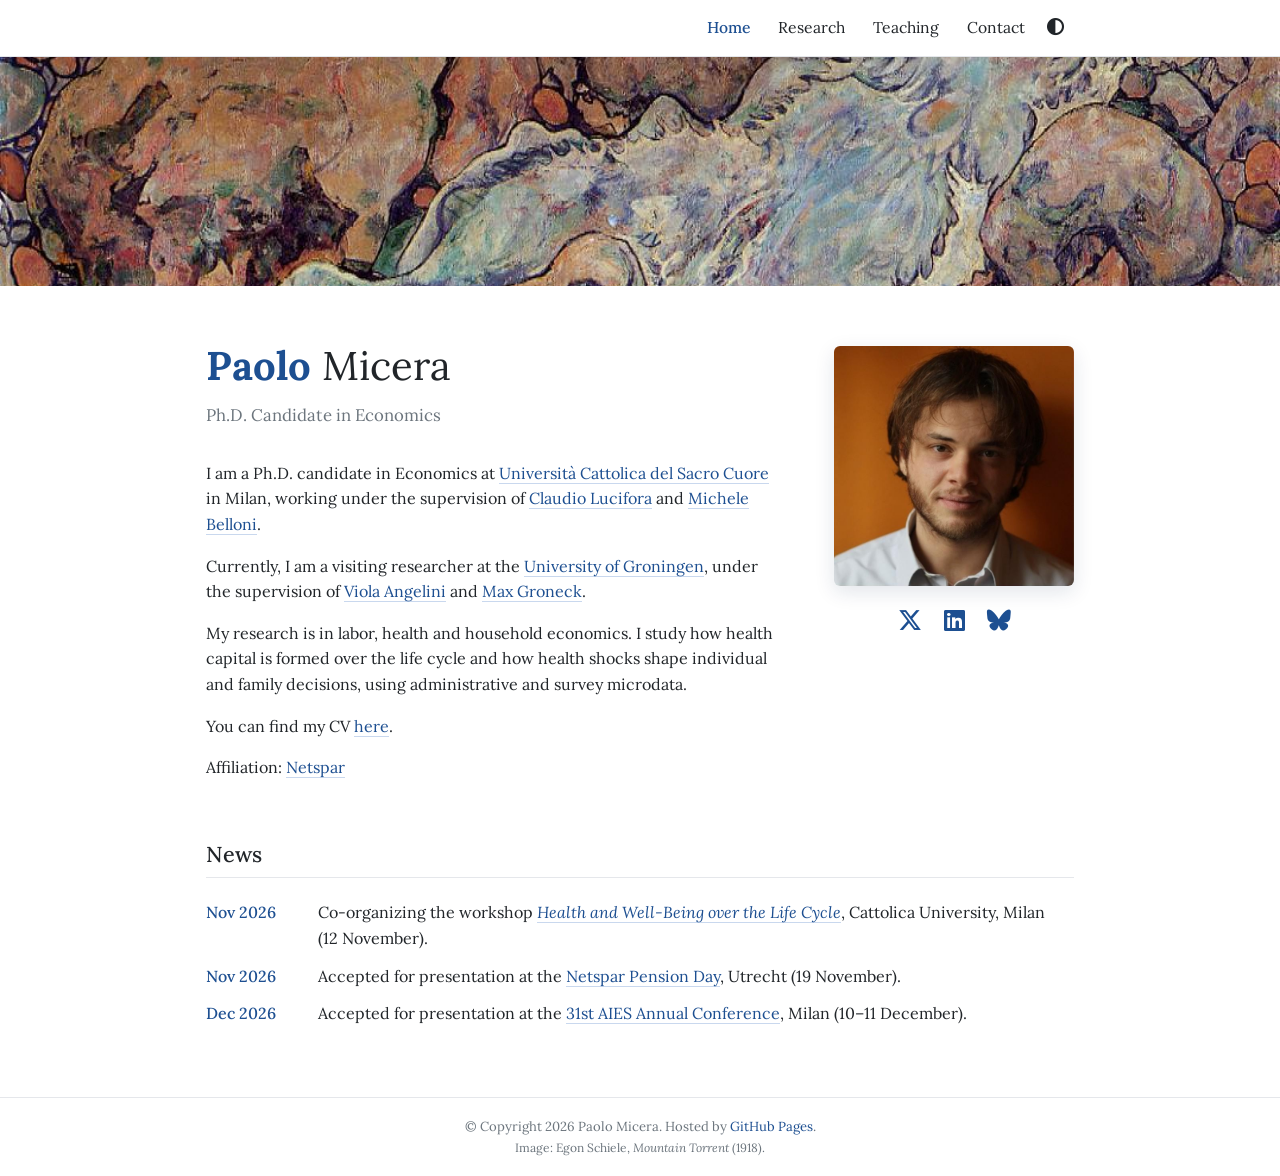
<file: index.html>
<!doctype html>
<html lang="en">
<head>
  <meta charset="utf-8">
  <meta name="viewport" content="width=device-width, initial-scale=1">
  <link rel="icon" type="image/svg+xml" href="favicon.svg">
  <link rel="icon" type="image/png" sizes="32x32" href="assets/img/favicon-32.png">
  <link rel="icon" type="image/png" sizes="16x16" href="assets/img/favicon-16.png">
  <link rel="apple-touch-icon" href="assets/img/apple-touch-icon.png">
  <title>Paolo Micera</title>
  <meta name="description" content="Paolo Micera, Ph.D. candidate in Economics at Università Cattolica del Sacro Cuore. Labor, health and household economics.">
  <link rel="preconnect" href="https://fonts.googleapis.com">
  <link href="https://fonts.googleapis.com/css2?family=Lora:ital,wght@0,400;0,500;0,600;0,700;1,400&display=swap" rel="stylesheet">
  <link rel="stylesheet" href="assets/vendor/fontawesome/css/all.min.css">
  <link rel="stylesheet" href="assets/css/style.css">
  <script src="assets/js/main.js"></script>
</head>
<body>

<nav class="navbar">
  <div class="inner">
    <span></span><!-- name hidden here: it is already the page title -->
    <div style="display:flex;align-items:center">
      <ul class="nav-links">
        <li><a class="active" href="./">Home</a></li>
        <li><a href="research/">Research</a></li>
        <li><a href="teaching/">Teaching</a></li>
        <li><a href="contact/">Contact</a></li>
      </ul>
      <button class="icon-btn theme-toggle" aria-label="Switch light/dark"><i class="fa-solid fa-circle-half-stroke"></i></button>
      <button class="icon-btn menu-toggle" aria-label="Menu" aria-expanded="false"><i class="fa-solid fa-bars"></i></button>
    </div>
  </div>
</nav>
<!-- Banner: change src to use another painting; object-position chooses which part is shown -->
<div class="banner">
  <img src="assets/img/banner-torrent.jpg" alt="Egon Schiele, Mountain Torrent (1918)." style="object-position: center 50%;">
</div>


<main>
  <div class="home">

    <div class="home-text">
      <h1 class="page-title"><b>Paolo</b> Micera</h1>
      <p class="subtitle">Ph.D. Candidate in Economics</p>

      <p>
        I am a Ph.D. candidate in Economics at
        <a href="https://www.unicatt.it/">Università Cattolica del Sacro Cuore</a> in Milan,
        working under the supervision of
        <a href="https://www.iza.org/person/660/claudio-lucifora">Claudio Lucifora</a> and <a href="https://www.didattica-cps.unito.it/persone/michele.belloni">Michele Belloni</a>.
      </p>
      <p>
        Currently, I am a visiting researcher at the
        <a href="https://www.rug.nl/">University of Groningen</a>, under the supervision of
        <a href="https://sites.google.com/site/violaangelini">Viola Angelini</a> and <a href="https://www.rug.nl/staff/m.groneck/">Max Groneck</a>.
      </p>
      <p>
        My research is in labor, health and household economics. I study how health capital
        is formed over the life cycle and how health shocks shape individual and family
        decisions, using administrative and survey microdata.
      </p>
      <p>
        You can find my CV <a href="assets/pdf/Micera_CV.pdf">here</a>.
      </p>
      <p>
        Affiliation: <a href="https://www.netspar.nl/en/">Netspar</a>
      </p>

    </div>

    <aside class="home-side">
      <!-- Replace assets/img/prof_pic.jpg with your photo (square or 4:5 works best) -->
      <img src="assets/img/prof_pic.jpg" alt="Paolo Micera">
      <div class="side-social">
        <!-- X: add the link later, e.g. <a href="https://x.com/HANDLE" aria-label="X">...</a> -->
        <span class="no-link" aria-label="X"><i class="fa-brands fa-x-twitter"></i></span>
        <a href="https://www.linkedin.com/in/paolo-micera-4a3969200/" aria-label="LinkedIn"><i class="fa-brands fa-linkedin"></i></a>
        <a href="https://bsky.app/profile/paolomicera.bsky.social" aria-label="Bluesky"><i class="fa-brands fa-bluesky"></i></a>
      </div>
    </aside>

  </div>

  <section class="home-news">
    <h2>News</h2>
    <ul class="news">
      <li>
        <span class="date">Nov 2026</span>
        <span>Co-organizing the workshop
          <a href="https://www.unicatt.it/eventi/ateneo/milano/2026/Health-and-well-being-over-the-life-cycle.html"><i>Health and Well-Being over the Life Cycle</i></a>,
          Cattolica University, Milan (12&nbsp;November).</span>
      </li>
      <li>
        <span class="date">Nov 2026</span>
        <span>Accepted for presentation at the
          <a href="https://www.netspar.nl/en/calendar/pension-day-2026-call-for-papers/">Netspar Pension Day</a>,
          Utrecht (19&nbsp;November).</span>
      </li>
      <li>
        <span class="date">Dec 2026</span>
        <span>Accepted for presentation at the
          <a href="https://www.aiesweb.it/xxxi-national-conference/">31st AIES Annual Conference</a>,
          Milan (10–11&nbsp;December).</span>
      </li>
    </ul>
  </section>
</main>

<footer>
  © Copyright <span id="year">2026</span> Paolo Micera. Hosted by <a href="https://pages.github.com/">GitHub Pages</a>.<br>
  <span class="credit">Image: Egon Schiele, <i>Mountain Torrent</i> (1918).</span>
</footer>

</body>
</html>
</file>
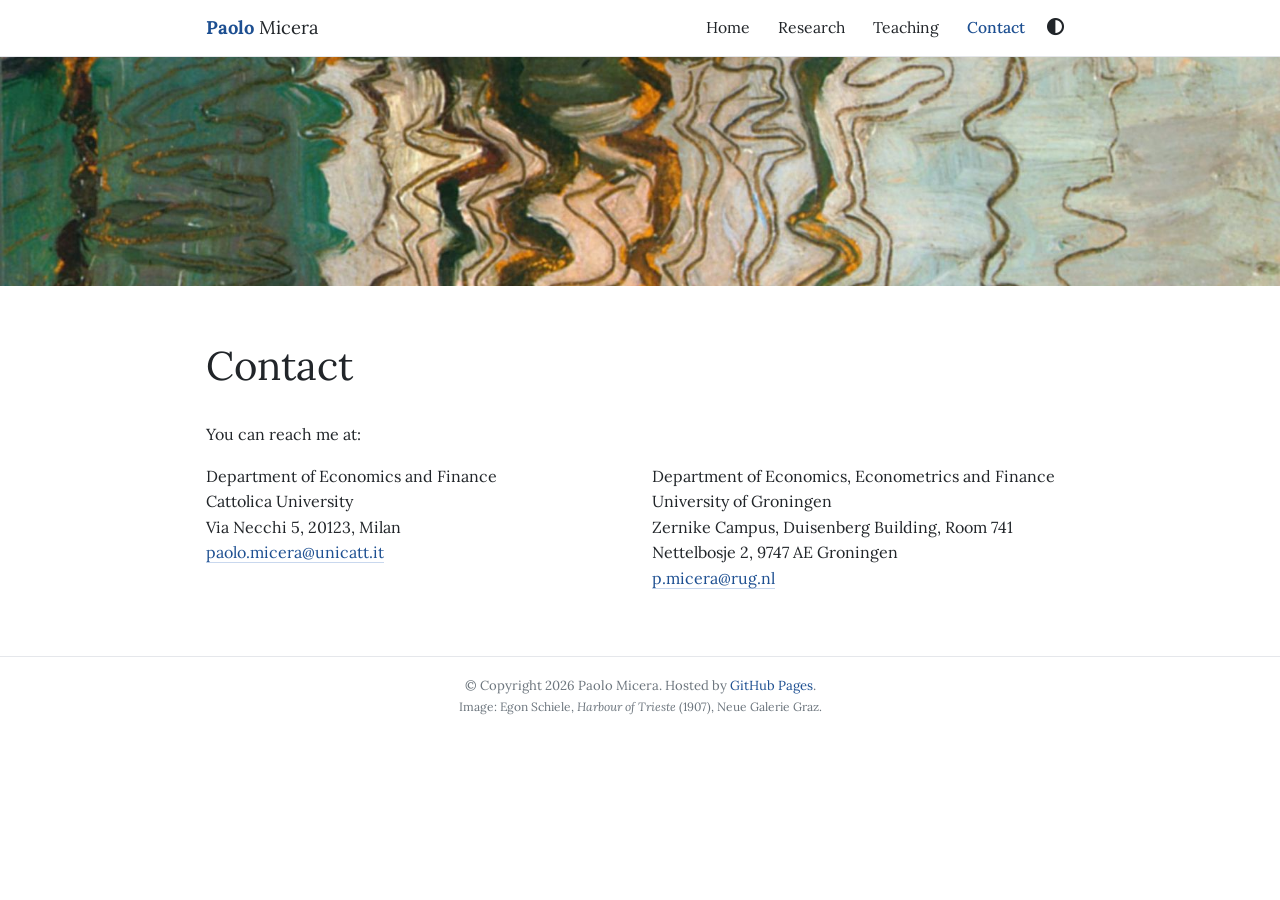
<file: contact/index.html>
<!doctype html>
<html lang="en">
<head>
  <meta charset="utf-8">
  <meta name="viewport" content="width=device-width, initial-scale=1">
  <link rel="icon" type="image/svg+xml" href="../favicon.svg">
  <link rel="icon" type="image/png" sizes="32x32" href="../assets/img/favicon-32.png">
  <link rel="icon" type="image/png" sizes="16x16" href="../assets/img/favicon-16.png">
  <link rel="apple-touch-icon" href="../assets/img/apple-touch-icon.png">
  <title>Contact | Paolo Micera</title>
  <link rel="preconnect" href="https://fonts.googleapis.com">
  <link href="https://fonts.googleapis.com/css2?family=Lora:ital,wght@0,400;0,500;0,600;0,700;1,400&display=swap" rel="stylesheet">
  <link rel="stylesheet" href="../assets/vendor/fontawesome/css/all.min.css">
  <link rel="stylesheet" href="../assets/css/style.css">
  <script src="../assets/js/main.js"></script>
</head>
<body>

<nav class="navbar">
  <div class="inner">
    <a class="brand" href="../"><b>Paolo</b> Micera</a>
    <div style="display:flex;align-items:center">
      <ul class="nav-links">
        <li><a href="../">Home</a></li>
        <li><a href="../research/">Research</a></li>
        <li><a href="../teaching/">Teaching</a></li>
        <li><a class="active" href="./">Contact</a></li>
      </ul>
      <button class="icon-btn theme-toggle" aria-label="Switch light/dark"><i class="fa-solid fa-circle-half-stroke"></i></button>
      <button class="icon-btn menu-toggle" aria-label="Menu" aria-expanded="false"><i class="fa-solid fa-bars"></i></button>
    </div>
  </div>
</nav>
<!-- Banner: change src to use another painting; object-position chooses which part is shown -->
<div class="banner">
  <img src="../assets/img/banner-trieste.jpg" alt="Egon Schiele, Harbour of Trieste (1907), Neue Galerie Graz." style="object-position: center 75%;">
</div>

<main>
  <h1 class="page-title">Contact</h1>

            <p>You can reach me at:</p>
      <div class="contact">
        <address>
          Department of Economics and Finance<br>
          Cattolica University<br>
          Via Necchi 5, 20123, Milan<br>
          <a href="mailto:paolo.micera@unicatt.it">paolo.micera@unicatt.it</a>
        </address>
        <address>
          Department of Economics, Econometrics and Finance<br>
          University of Groningen<br>
          Zernike Campus, Duisenberg Building, Room 741<br>
          Nettelbosje 2, 9747 AE Groningen<br>
          <a href="mailto:p.micera@rug.nl">p.micera@rug.nl</a>
        </address>
      </div>
</main>

<footer>
  © Copyright <span id="year">2026</span> Paolo Micera. Hosted by <a href="https://pages.github.com/">GitHub Pages</a>.<br>
  <span class="credit">Image: Egon Schiele, <i>Harbour of Trieste</i> (1907), Neue Galerie Graz.</span>
</footer>

</body>
</html>
</file>
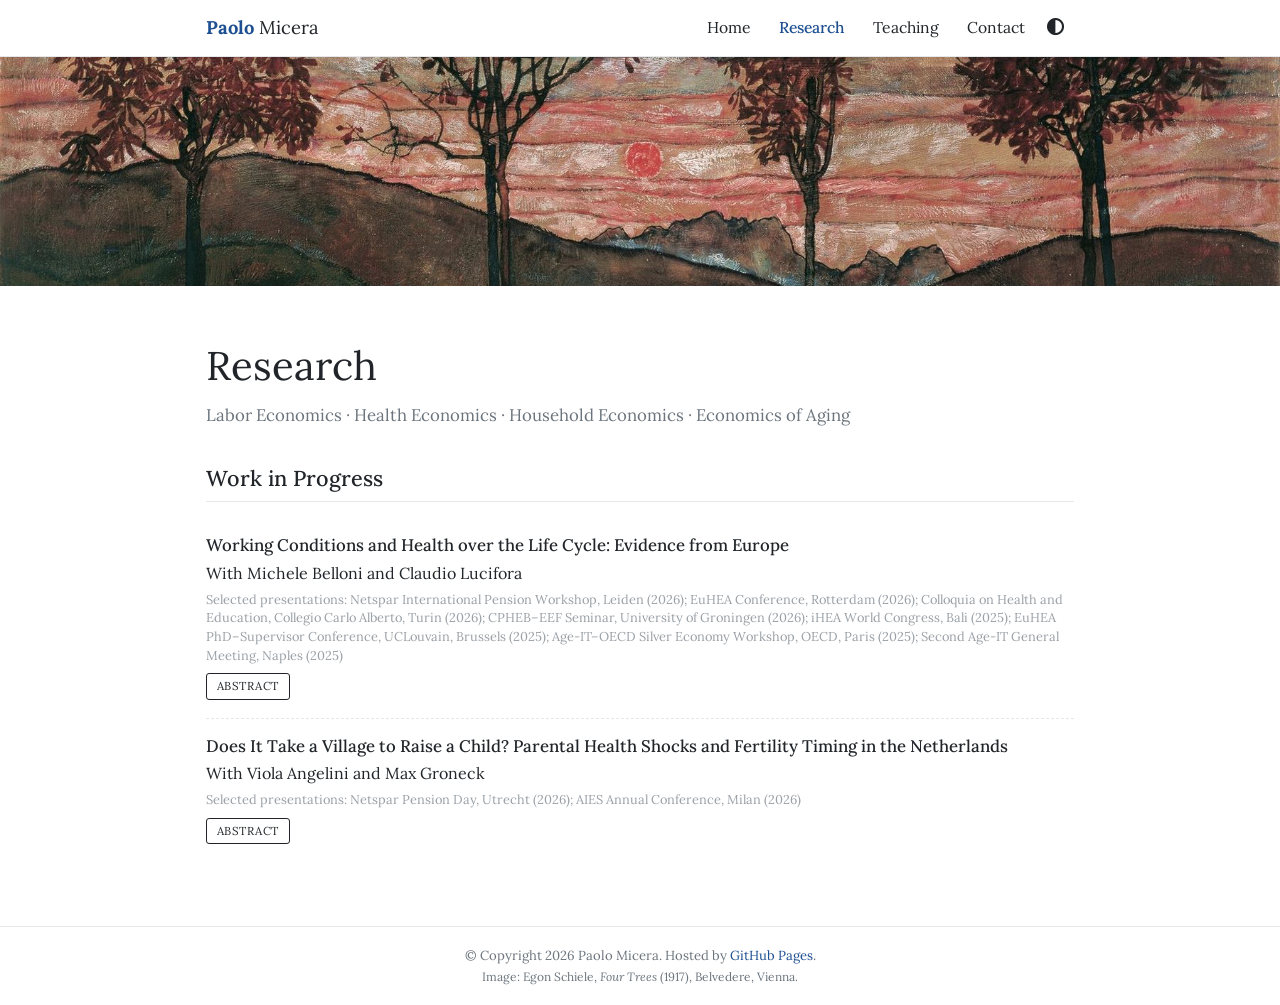
<file: research/index.html>
<!doctype html>
<html lang="en">
<head>
  <meta charset="utf-8">
  <meta name="viewport" content="width=device-width, initial-scale=1">
  <link rel="icon" type="image/svg+xml" href="../favicon.svg">
  <link rel="icon" type="image/png" sizes="32x32" href="../assets/img/favicon-32.png">
  <link rel="icon" type="image/png" sizes="16x16" href="../assets/img/favicon-16.png">
  <link rel="apple-touch-icon" href="../assets/img/apple-touch-icon.png">
  <title>Research | Paolo Micera</title>
  <link rel="preconnect" href="https://fonts.googleapis.com">
  <link href="https://fonts.googleapis.com/css2?family=Lora:ital,wght@0,400;0,500;0,600;0,700;1,400&display=swap" rel="stylesheet">
  <link rel="stylesheet" href="../assets/vendor/fontawesome/css/all.min.css">
  <link rel="stylesheet" href="../assets/css/style.css">
  <script src="../assets/js/main.js"></script>
</head>
<body>

<nav class="navbar">
  <div class="inner">
    <a class="brand" href="../"><b>Paolo</b> Micera</a>
    <div style="display:flex;align-items:center">
      <ul class="nav-links">
        <li><a href="../">Home</a></li>
        <li><a class="active" href="./">Research</a></li>
        <li><a href="../teaching/">Teaching</a></li>
        <li><a href="../contact/">Contact</a></li>
      </ul>
      <button class="icon-btn theme-toggle" aria-label="Switch light/dark"><i class="fa-solid fa-circle-half-stroke"></i></button>
      <button class="icon-btn menu-toggle" aria-label="Menu" aria-expanded="false"><i class="fa-solid fa-bars"></i></button>
    </div>
  </div>
</nav>
<!-- Banner: change src to use another painting; object-position chooses which part is shown -->
<div class="banner">
  <img src="../assets/img/banner-trees.jpg" alt="Egon Schiele, Four Trees (1917), Belvedere, Vienna." style="object-position: center 58%;">
</div>

<main>
  <h1 class="page-title">Research</h1>
  <p class="subtitle">Labor Economics · Health Economics · Household Economics · Economics of Aging</p>

  <!--
    HOW TO ADD A PAPER: copy one <li class="paper"> ... </li> block and edit it.
    - To add a PDF: put it in assets/pdf/ and uncomment the PDF button (and the link on the title)
    - Delete any line you don't need (venue, note, slides button, ...)
  -->

  <h2>Work in Progress</h2>
  <ul class="papers">

    <li class="paper" id="paper-workcond">
      <div class="title">
        <!-- <a href="../assets/pdf/Micera_working_conditions.pdf"> -->Working Conditions and Health over the Life Cycle: Evidence from Europe<!-- </a> -->
      </div>
      <div class="authors">
        <!-- To link a co-author: <a href="https://their-page">Name</a> -->
        With Michele Belloni and Claudio Lucifora
      </div>
      <div class="pres">
        Selected presentations: Netspar International Pension Workshop, Leiden (2026);
        EuHEA Conference, Rotterdam (2026); Colloquia on Health and Education, Collegio Carlo Alberto, Turin (2026);
        CPHEB–EEF Seminar, University of Groningen (2026); iHEA World Congress, Bali (2025);
        EuHEA PhD–Supervisor Conference, UCLouvain, Brussels (2025); Age-IT–OECD Silver Economy Workshop, OECD, Paris (2025);
        Second Age-IT General Meeting, Naples (2025)
      </div>
      <div class="links">
        <button class="btn" data-toggle="abstract" aria-expanded="false">Abstract</button>
        <!-- <a class="btn" href="../assets/pdf/Micera_working_conditions.pdf">PDF</a> -->
      </div>
      <div class="abstract">
        This study investigates the causal effect of career-long exposure to harmful working
        conditions on later-life physical and mental health among older Europeans. We combine
        life-cycle job histories from SHARE data with harmonized historical measures of
        occupational strain from DOT and O*NET to construct exposure to physical job demands
        between 1965 and 2017. Identification relies on a Bartik-type shift-share instrument
        combining US task-routinization trends with pre-determined indicators of job arduousness
        measured before workers entered the labor market. This approach addresses sorting and
        reverse causation that bias OLS estimates. Results show clear gender patterns: long-run
        physical strain worsens men's physical health and women's mental and physical health,
        while mental-health effects for men are absent. These findings remain robust after
        accounting for other dimensions of working conditions. Findings highlight the need for
        policies aimed at improving job quality and addressing gender-specific occupational
        health disparities in aging Europe.
      </div>
    </li>

    <li class="paper" id="paper-fertility">
      <div class="title">
        <!-- <a href="../assets/pdf/Micera_fertility.pdf"> -->Does It Take a Village to Raise a Child? Parental Health Shocks and Fertility Timing in the Netherlands<!-- </a> -->
      </div>
      <div class="authors">
        With Viola Angelini and Max Groneck
      </div>
      <div class="pres">
        Selected presentations: Netspar Pension Day, Utrecht (2026); AIES Annual Conference, Milan (2026)
      </div>
      <div class="links">
        <button class="btn" data-toggle="abstract" aria-expanded="false">Abstract</button>
        <!-- <a class="btn" href="../assets/pdf/Micera_fertility.pdf">PDF</a> -->
      </div>
      <div class="abstract">
        This paper studies how parental health shocks affect the fertility of adult children.
        Using population-wide administrative data from the Netherlands for 2005–2019, we compare
        sons and daughters whose parent dies or is hospitalized for the first time with sons and
        daughters whose parent experiences the same type of shock five years later, in a dynamic
        difference-in-differences design. A parental death lowers the probability that daughters
        have a child in the following year by 4 percent of the sample mean, with a larger but
        less precise estimate after a sudden death (8.5 percent). Births recover from the second
        year. For sons, the estimates after a death are small and not significant. A first
        parental hospitalization lowers the annual probability of a birth by about 3.5 percent
        of the sample mean for both sons and daughters, and the effect does not recover over the
        five years after the shock. First births account for most of the decline, and among
        daughters the effect is more than twice as large when the mother is hospitalized. The
        more persistent decline after a hospitalization is consistent with a role for the care
        needs of a sick parent, in addition to the loss of support.
      </div>
    </li>

  </ul>

  <!-- Optional section, same structure as above
  <h2>Other Work</h2>
  <ul class="papers"> ... </ul>
  -->
</main>

<footer>
  © Copyright <span id="year">2026</span> Paolo Micera. Hosted by <a href="https://pages.github.com/">GitHub Pages</a>.<br>
  <span class="credit">Image: Egon Schiele, <i>Four Trees</i> (1917), Belvedere, Vienna.</span>
</footer>

</body>
</html>
</file>
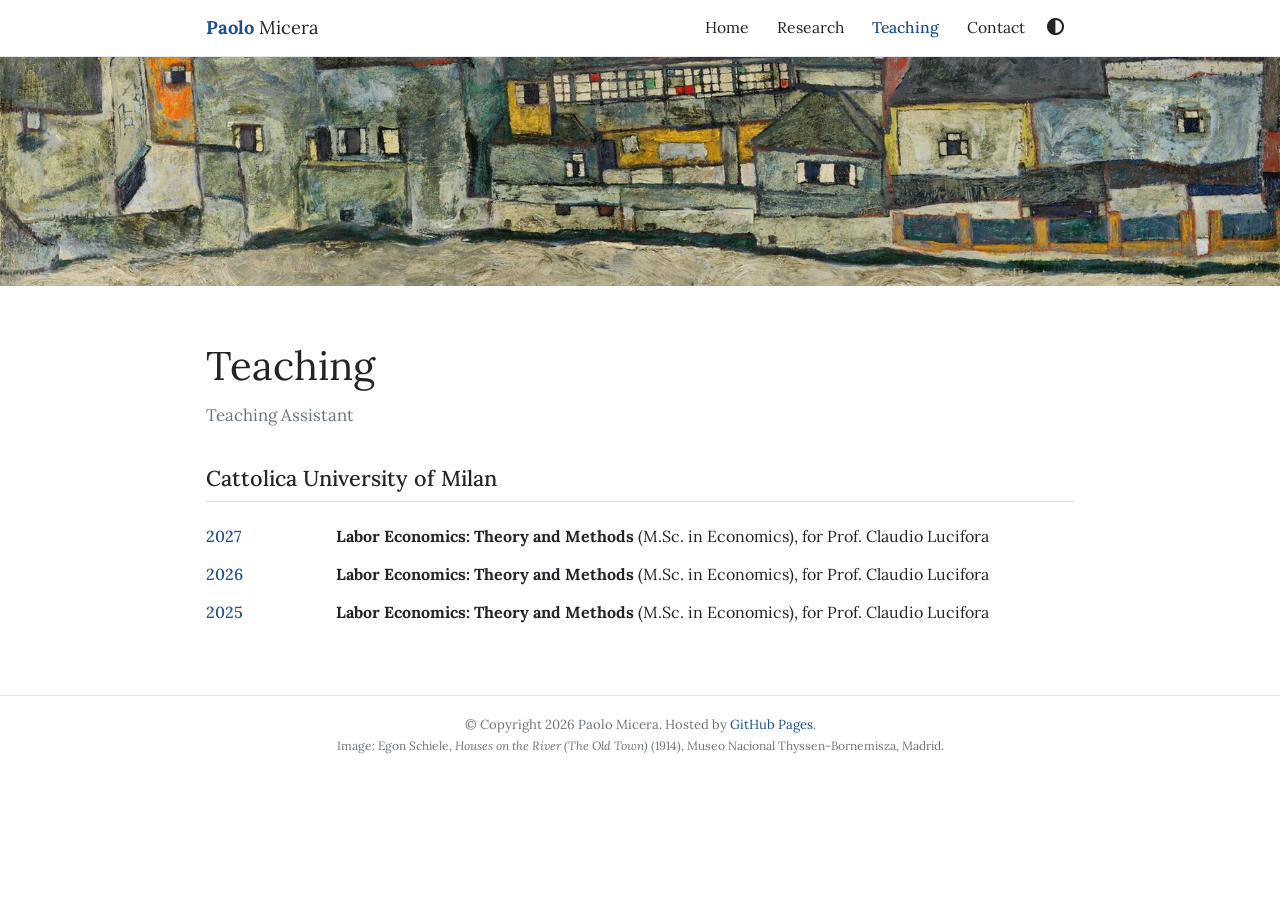
<file: teaching/index.html>
<!doctype html>
<html lang="en">
<head>
  <meta charset="utf-8">
  <meta name="viewport" content="width=device-width, initial-scale=1">
  <link rel="icon" type="image/svg+xml" href="../favicon.svg">
  <link rel="icon" type="image/png" sizes="32x32" href="../assets/img/favicon-32.png">
  <link rel="icon" type="image/png" sizes="16x16" href="../assets/img/favicon-16.png">
  <link rel="apple-touch-icon" href="../assets/img/apple-touch-icon.png">
  <title>Teaching | Paolo Micera</title>
  <link rel="preconnect" href="https://fonts.googleapis.com">
  <link href="https://fonts.googleapis.com/css2?family=Lora:ital,wght@0,400;0,500;0,600;0,700;1,400&display=swap" rel="stylesheet">
  <link rel="stylesheet" href="../assets/vendor/fontawesome/css/all.min.css">
  <link rel="stylesheet" href="../assets/css/style.css">
  <script src="../assets/js/main.js"></script>
</head>
<body>

<nav class="navbar">
  <div class="inner">
    <a class="brand" href="../"><b>Paolo</b> Micera</a>
    <div style="display:flex;align-items:center">
      <ul class="nav-links">
        <li><a href="../">Home</a></li>
        <li><a href="../research/">Research</a></li>
        <li><a class="active" href="./">Teaching</a></li>
        <li><a href="../contact/">Contact</a></li>
      </ul>
      <button class="icon-btn theme-toggle" aria-label="Switch light/dark"><i class="fa-solid fa-circle-half-stroke"></i></button>
      <button class="icon-btn menu-toggle" aria-label="Menu" aria-expanded="false"><i class="fa-solid fa-bars"></i></button>
    </div>
  </div>
</nav>
<!-- Banner: change src to use another painting; object-position chooses which part is shown -->
<div class="banner">
  <img src="../assets/img/banner-houses.jpg" alt="Egon Schiele, Houses on the River (The Old Town) (1914), Museo Nacional Thyssen-Bornemisza, Madrid." style="object-position: center 48%;">
</div>

<main>
  <h1 class="page-title">Teaching</h1>
  <p class="subtitle">Teaching Assistant</p>

  <!-- One .entry per course -->
  <h2>Cattolica University of Milan</h2>
  <div class="entry">
    <span class="when">2027</span>
    <span><b>Labor Economics: Theory and Methods</b> (M.Sc. in Economics), for Prof. Claudio Lucifora</span>
  </div>
  <div class="entry">
    <span class="when">2026</span>
    <span><b>Labor Economics: Theory and Methods</b> (M.Sc. in Economics), for Prof. Claudio Lucifora</span>
  </div>
  <div class="entry">
    <span class="when">2025</span>
    <span><b>Labor Economics: Theory and Methods</b> (M.Sc. in Economics), for Prof. Claudio Lucifora</span>
  </div>
</main>

<footer>
  © Copyright <span id="year">2026</span> Paolo Micera. Hosted by <a href="https://pages.github.com/">GitHub Pages</a>.<br>
  <span class="credit">Image: Egon Schiele, <i>Houses on the River (The Old Town)</i> (1914), Museo Nacional Thyssen-Bornemisza, Madrid.</span>
</footer>

</body>
</html>
</file>
<file: assets/css/style.css>
/* =========================================================
   Academic site — whitespace style inspired by al-folio
   Change the accent colour here and it updates everywhere.
   ========================================================= */

:root {
  --accent: #1f4e8c;          /* links, active nav, buttons */
  --text: #212529;
  --muted: #6c757d;
  --bg: #ffffff;
  --bg-soft: #f6f7f9;
  --border: #e5e7eb;
  --nav-bg: rgba(255, 255, 255, 0.96);
}

@media (prefers-color-scheme: dark) {
  :root:not([data-theme="light"]) {
    --accent: #7fa8e6;
    --text: #e6e6e6;
    --muted: #9aa0a6;
    --bg: #1c1c1d;
    --bg-soft: #262628;
    --border: #3a3a3c;
    --nav-bg: rgba(28, 28, 29, 0.96);
  }
}
:root[data-theme="dark"] {
  --accent: #7fa8e6;
  --text: #e6e6e6;
  --muted: #9aa0a6;
  --bg: #1c1c1d;
  --bg-soft: #262628;
  --border: #3a3a3c;
  --nav-bg: rgba(28, 28, 29, 0.96);
}

* { box-sizing: border-box; }

html { scroll-padding-top: 80px; }

body {
  margin: 0;
  background: var(--bg);
  color: var(--text);
  font-family: "Lora", Georgia, "Times New Roman", serif;
  font-size: 1rem;
  line-height: 1.6;
  font-weight: 400;
  -webkit-font-smoothing: antialiased;
}

a { color: var(--accent); text-decoration: none; }
a:hover { text-decoration: underline; }

/* ---------- Navbar ---------- */
.navbar {
  position: fixed; top: 0; left: 0; right: 0; z-index: 10;
  background: var(--nav-bg);
  border-bottom: 1px solid var(--border);
  backdrop-filter: blur(6px);
}
.navbar .inner {
  max-width: 900px; margin: 0 auto; padding: 0 16px;
  height: 56px; display: flex; align-items: center; justify-content: space-between;
}
.brand { color: var(--text); font-size: 1.15rem; font-weight: 300; }
.brand b { font-weight: 700; }
.brand:hover { text-decoration: none; color: var(--accent); }

.nav-links { display: flex; align-items: center; gap: 4px; list-style: none; margin: 0; padding: 0; }
.nav-links a {
  display: block; padding: 6px 12px; color: var(--text); font-size: 0.98rem;
}
.nav-links a:hover { color: var(--accent); text-decoration: none; }
.nav-links a.active { color: var(--accent); font-weight: 500; }

.icon-btn {
  background: none; border: 0; color: var(--text); cursor: pointer;
  padding: 6px 10px; font-size: 1.05rem; line-height: 1;
}
.icon-btn:hover { color: var(--accent); }
.menu-toggle { display: none; }

@media (max-width: 640px) {
  .menu-toggle { display: inline-block; }
  .nav-links {
    display: none; position: absolute; top: 56px; left: 0; right: 0;
    flex-direction: column; align-items: flex-start;
    background: var(--nav-bg); border-bottom: 1px solid var(--border);
    padding: 8px 16px;
  }
  .nav-links.open { display: flex; }
}

/* ---------- Page ---------- */
main {
  max-width: 900px; margin: 0 auto;
  padding: 96px 16px 64px;
}

h1.page-title { font-size: 2.5rem; font-weight: 300; margin: 0 0 4px; }
h1.page-title b { font-weight: 700; }
.subtitle { color: var(--muted); margin: 0 0 32px; font-size: 1.05rem; }
.subtitle a { color: var(--muted); text-decoration: underline; text-decoration-color: var(--border); }

h2 {
  font-size: 1.35rem; font-weight: 500; margin: 48px 0 16px;
  padding-bottom: 6px; border-bottom: 1px solid var(--border);
}
h2:first-of-type { margin-top: 8px; }

/* ---------- About ---------- */
.about { display: flow-root; }
.profile {
  float: right; width: 32%; max-width: 260px; margin: 0 0 16px 28px;
}
.profile img { width: 100%; border-radius: 4px; display: block; }
.profile .address { color: var(--muted); font-size: 0.85rem; margin-top: 10px; line-height: 1.5; }

@media (max-width: 640px) {
  .profile { float: none; width: 60%; margin: 0 auto 24px; }
  .profile .address { text-align: center; }
}

.callout {
  border-left: 3px solid var(--accent); background: var(--bg-soft);
  padding: 10px 16px; margin: 20px 0;
}

.news { list-style: none; padding: 0; margin: 0; }
.news li { display: flex; gap: 20px; padding: 6px 0; }
.news .date { color: var(--muted); min-width: 92px; flex-shrink: 0; }

.social { margin-top: 40px; text-align: center; font-size: 1.6rem; }
.social a { color: var(--text); margin: 0 10px; }
.social a:hover { color: var(--accent); text-decoration: none; }

/* ---------- Papers ---------- */
.papers { list-style: none; padding: 0; margin: 0; counter-reset: paper; }
.paper { padding: 14px 0 18px; border-bottom: 1px dashed var(--border); }
.paper:last-child { border-bottom: 0; }

.paper .title { font-weight: 500; font-size: 1.05rem; }
.paper .title a { color: var(--text); }
.paper .title a:hover { color: var(--accent); }
.paper .authors { margin-top: 2px; }
.paper .venue { color: var(--muted); font-style: italic; margin-top: 2px; }
.paper .note { color: var(--muted); margin-top: 2px; }

.links { margin-top: 8px; display: flex; flex-wrap: wrap; gap: 6px; }
.btn {
  font: inherit; font-size: 0.72rem; letter-spacing: 0.04em; text-transform: uppercase;
  padding: 3px 10px; border: 1px solid var(--text); border-radius: 3px;
  background: transparent; color: var(--text); cursor: pointer; line-height: 1.6;
}
.btn:hover, .btn[aria-expanded="true"] {
  border-color: var(--accent); color: var(--accent); text-decoration: none;
}

.abstract {
  display: none; margin-top: 10px; padding: 12px 16px;
  background: var(--bg-soft); border-radius: 4px;
  font-size: 0.95rem; text-align: justify; hyphens: auto;
}
.abstract.open { display: block; }

/* ---------- Teaching / CV ---------- */
.entry { display: flex; gap: 20px; padding: 6px 0; }
.entry .when { color: var(--muted); min-width: 110px; flex-shrink: 0; }
@media (max-width: 640px) { .entry { flex-direction: column; gap: 0; } }

.cv-frame {
  width: 100%; height: 80vh; border: 1px solid var(--border); border-radius: 4px; margin-top: 16px;
}

/* ---------- Footer ---------- */
footer {
  border-top: 1px solid var(--border); color: var(--muted);
  font-size: 0.82rem; text-align: center; padding: 18px 16px;
}

/* ---------- Home layout: text left, photo and socials right ---------- */
.home { display: grid; grid-template-columns: minmax(0, 1fr) 240px; gap: 48px; align-items: start; }
.home-text h2 { margin-top: 40px; }
.home-side { padding-top: 12px; }
.home-side img { width: 100%; border-radius: 4px; display: block; }
.side-social { display: flex; justify-content: center; gap: 22px; margin-top: 16px; font-size: 1.5rem; }
.side-social a { color: var(--text); }
.side-social a:hover { color: var(--accent); text-decoration: none; }

@media (max-width: 720px) {
  .home { grid-template-columns: 1fr; gap: 8px; }
  .home-side { order: -1; width: 60%; max-width: 240px; margin: 0 auto 16px; padding-top: 0; }
}

/* ---------- Contact ---------- */
.contact { display: grid; grid-template-columns: 1fr 1fr; gap: 24px; }
.contact address { font-style: normal; line-height: 1.6; }
@media (max-width: 720px) { .contact { grid-template-columns: 1fr; gap: 16px; } }
.page-title + p:not(.subtitle) { margin-top: 24px; }
.home-news h2 { margin-top: 40px; }

/* =========================================================
   Colour layer: navy accent with soft tints.
   To try another colour change --accent and --accent-soft only.
   ========================================================= */
:root {
  --accent: #1d4f91;
  --accent-soft: #eef3fa;
  --accent-line: #c9d8ee;
}
@media (prefers-color-scheme: dark) {
  :root:not([data-theme="light"]) {
    --accent: #8db4ea; --accent-soft: #232a36; --accent-line: #34445e;
  }
}
:root[data-theme="dark"] { --accent: #8db4ea; --accent-soft: #232a36; --accent-line: #34445e; }

/* thin coloured band at the very top */
.navbar { border-top: 3px solid var(--accent); }
.brand b { color: var(--accent); }

/* name and section titles */
h1.page-title b { color: var(--accent); }
h2 { border-bottom: 1px solid var(--border); position: relative; }
h2::after {
  content: ""; position: absolute; left: 0; bottom: -2px;
  width: 44px; height: 3px; background: var(--accent); border-radius: 2px;
}

/* links: quiet underline on hover only */
main a { text-decoration: none; border-bottom: 1px solid var(--accent-line); }
main a:hover { text-decoration: none; border-bottom-color: var(--accent); }
.btn, .side-social a, .paper .title a { border-bottom: 0; }
.btn { border: 1px solid var(--text); }
.btn:hover, .btn[aria-expanded="true"] { border-color: var(--accent); }

/* photo and socials */
.home-side img { border-radius: 6px; box-shadow: 0 6px 20px rgba(20, 40, 80, 0.12); }
.side-social a { color: var(--accent); }
.side-social a:hover { opacity: 0.75; }

/* news on a soft tinted panel */
.home-news .news {
  background: var(--accent-soft); border-radius: 6px; padding: 10px 20px;
}
.home-news .news li { border-bottom: 1px solid var(--accent-line); padding: 10px 0; }
.home-news .news li:last-child { border-bottom: 0; }
.news .date { color: var(--accent); font-weight: 500; }

/* research: tinted abstract, accent on paper titles hover */
.abstract { background: var(--accent-soft); border-left: 3px solid var(--accent); }
.paper .title a:hover { color: var(--accent); }

/* teaching dates */
.entry .when { color: var(--accent); font-weight: 500; }

/* footer */
footer { background: var(--accent-soft); border-top: 0; }
.abstract { text-align: left; }

/* no coloured bars */
.navbar { border-top: 0; }
h2::after { display: none; }
.abstract { border-left: 0; }

/* no coloured bands */
.home-news .news { background: none; padding: 0; border-radius: 0; }
.home-news .news li { border-bottom: 0; padding: 6px 0; }
footer { background: none; border-top: 1px solid var(--border); }
.abstract { background: var(--bg-soft); }

/* ---------- Home banner (Schiele) ---------- */
.banner { margin-top: 56px; height: 230px; overflow: hidden; background: var(--bg-soft); }
.banner img { width: 100%; height: 100%; object-fit: cover; object-position: center 35%; display: block; }
.banner + main { padding-top: 48px; }
footer .credit { font-size: 0.75rem; }
@media (max-width: 640px) { .banner { height: 140px; } }
.side-social .no-link { color: var(--accent); cursor: default; }

/* Presentations line under each paper: small, light grey */
:root { --faint: #9aa0a6; }
@media (prefers-color-scheme: dark) { :root:not([data-theme="light"]) { --faint: #7d8389; } }
:root[data-theme="dark"] { --faint: #7d8389; }
.paper .pres { font-size: 0.8rem; color: var(--faint); line-height: 1.45; margin-top: 4px; }

/* Lora has no light weight: keep the surname regular and the name bold */
h1.page-title { font-weight: 400; }
.brand { font-weight: 400; }
</file>
